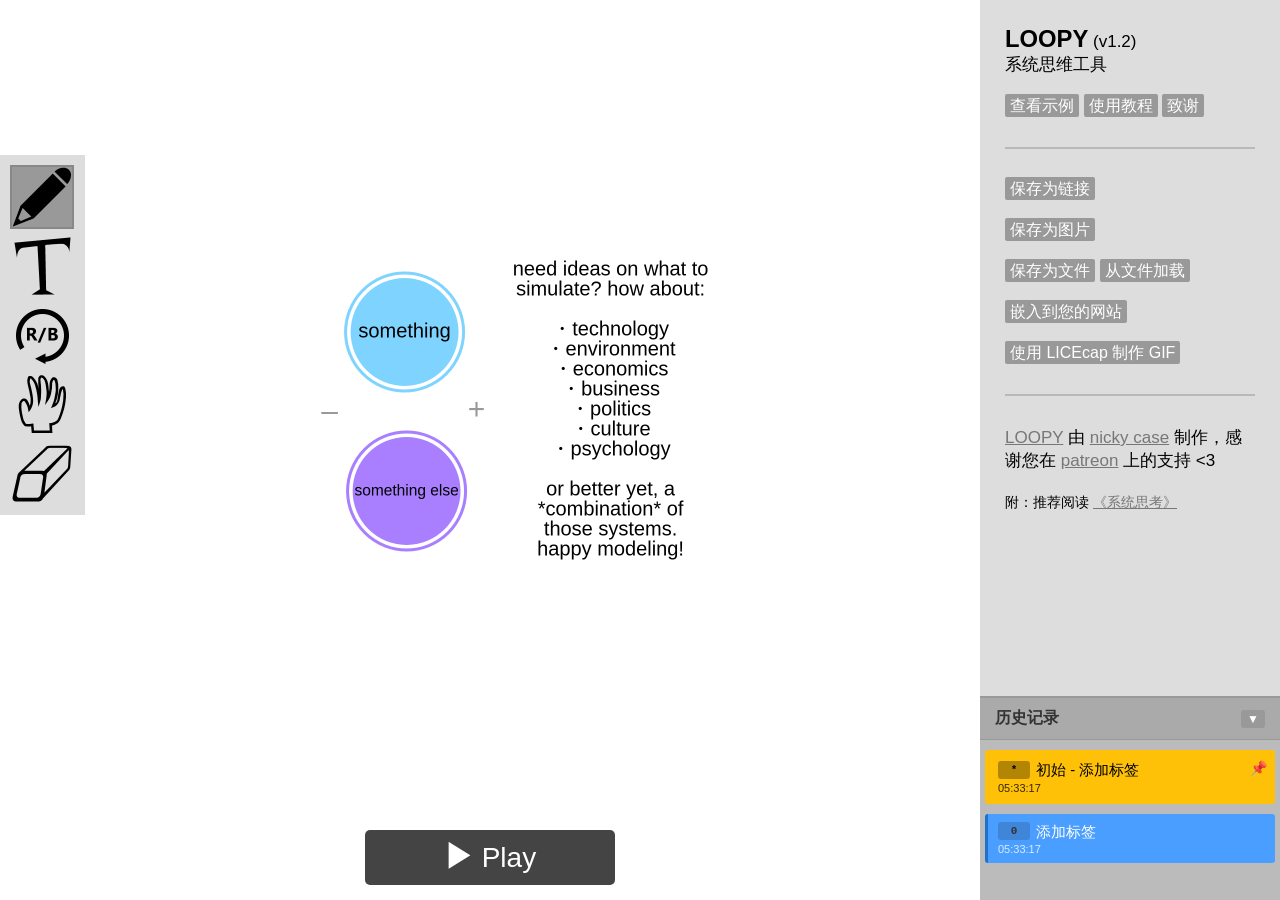
<file: v1.2/index.html>
<!doctype html>
<html>
<head>
    
    <!-- META -->
	<title>LOOPY (v1.2)</title>
    <meta content="text/html;charset=utf-8" http-equiv="Content-Type">
	<meta content="utf-8" http-equiv="encoding">
	<meta charset="utf-8">
	<link rel="icon" type="image/png" href="favicon.png">

	<!-- Schema.org markup for Google+ -->
	<meta itemprop="name" content="LOOPY!">
	<meta itemprop="description" content="a tool for thinking in systems">
	<meta itemprop="image" content="http://ncase.me/loopy/social/thumbnail.png">

	<!-- Twitter Card data: SMALL -->
	<meta name="twitter:card" content="summary"/>
	<meta name="twitter:site" content="@ncasenmare"/>
	<meta name="twitter:title" content="LOOPY!"/>
	<meta name="twitter:description" content="a tool for thinking in systems"/>
	<meta name="twitter:creator" content="@ncasenmare">
	<meta name="twitter:image" content="http://ncase.me/loopy/social/thumbnail_small.png"/>

	<!-- Open Graph data -->
	<meta property="og:title" content="LOOPY!">
	<meta property="og:type" content="website">
	<meta property="og:url" content="http://ncase.me/loopy/">
	<meta property="og:image" content="http://ncase.me/loopy/social/thumbnail.png">
	<meta property="og:description" content="a tool for thinking in systems">

    <!-- Styles! -->
	<link href="css/loopy.css" rel="stylesheet"/>
	<link href="css/balloon.css" rel="stylesheet"/>
	<link href="css/history.css" rel="stylesheet"/>

</head>
<body style="opacity:0">

	<!-- Loopy & Ink -->
	<div id="canvasses"></div>

	<!-- The Tools' UI -->
	<div id="toolbar"></div>
	<div id="playbar"></div>
	<div id="sidebar"></div>

	<!-- MODAL -->
	<div id="modal_container">
		<div id="modal_bg"></div>
		<div id="modal">
			<div id="modal_close">[×] 关闭</div>
			<div id="modal_page"></div>
		</div>
	</div>

</body>
</html>

<!-- Scripts! -->

<!-- Libraries -->
<script src="js/helpers.js"></script>
<script src="js/minpubsub.js"></script>
<script src="js/Mouse.js"></script>
<script src="js/Key.js"></script>

<!-- Core Simulation Code -->
<script src="js/Loopy.js?v=10"></script>
<script src="js/Model.js?v=4"></script>
<script src="js/Node.js?v=3"></script>
<script src="js/Edge.js?v=4"></script>
<script src="js/Label.js"></script>
<script src="js/Loop.js"></script>
<script src="js/History.js"></script>

<!-- Tools -->
<script src="js/PageUI.js"></script>
<script src="js/Sidebar.js?v=3"></script>
<script src="js/Toolbar.js"></script>
<script src="js/PlayControls.js"></script>
<script src="js/Modal.js?v=5"></script>
<script src="js/HistoryPanel.js"></script>
<script src="js/Ink.js?v=1"></script>
<script src="js/Dragger.js?v=3"></script>
<script src="js/Eraser.js"></script>
<script src="js/Labeller.js"></script>
<script src="js/Looper.js"></script>

<!-- Start it -->
<script>
window.onload = function(){
	window.loopy = new Loopy();
};
</script>
</file>
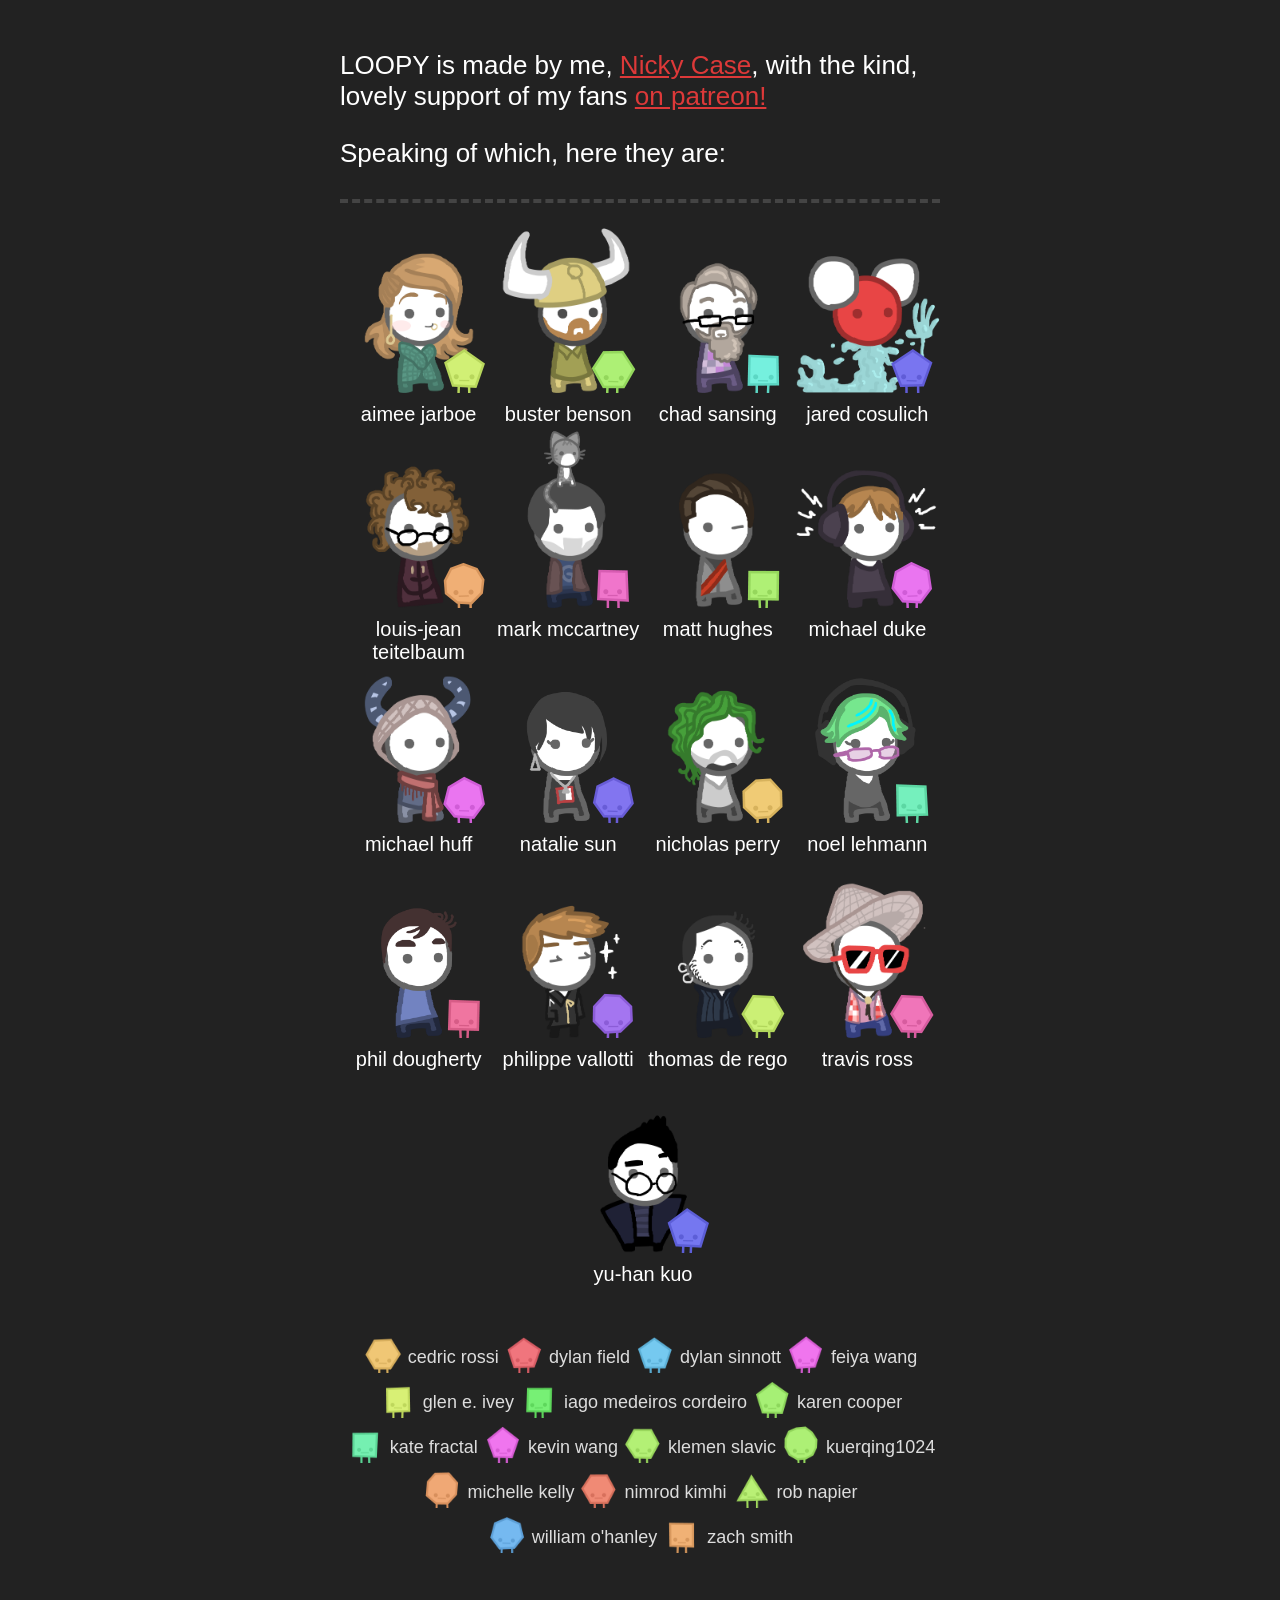
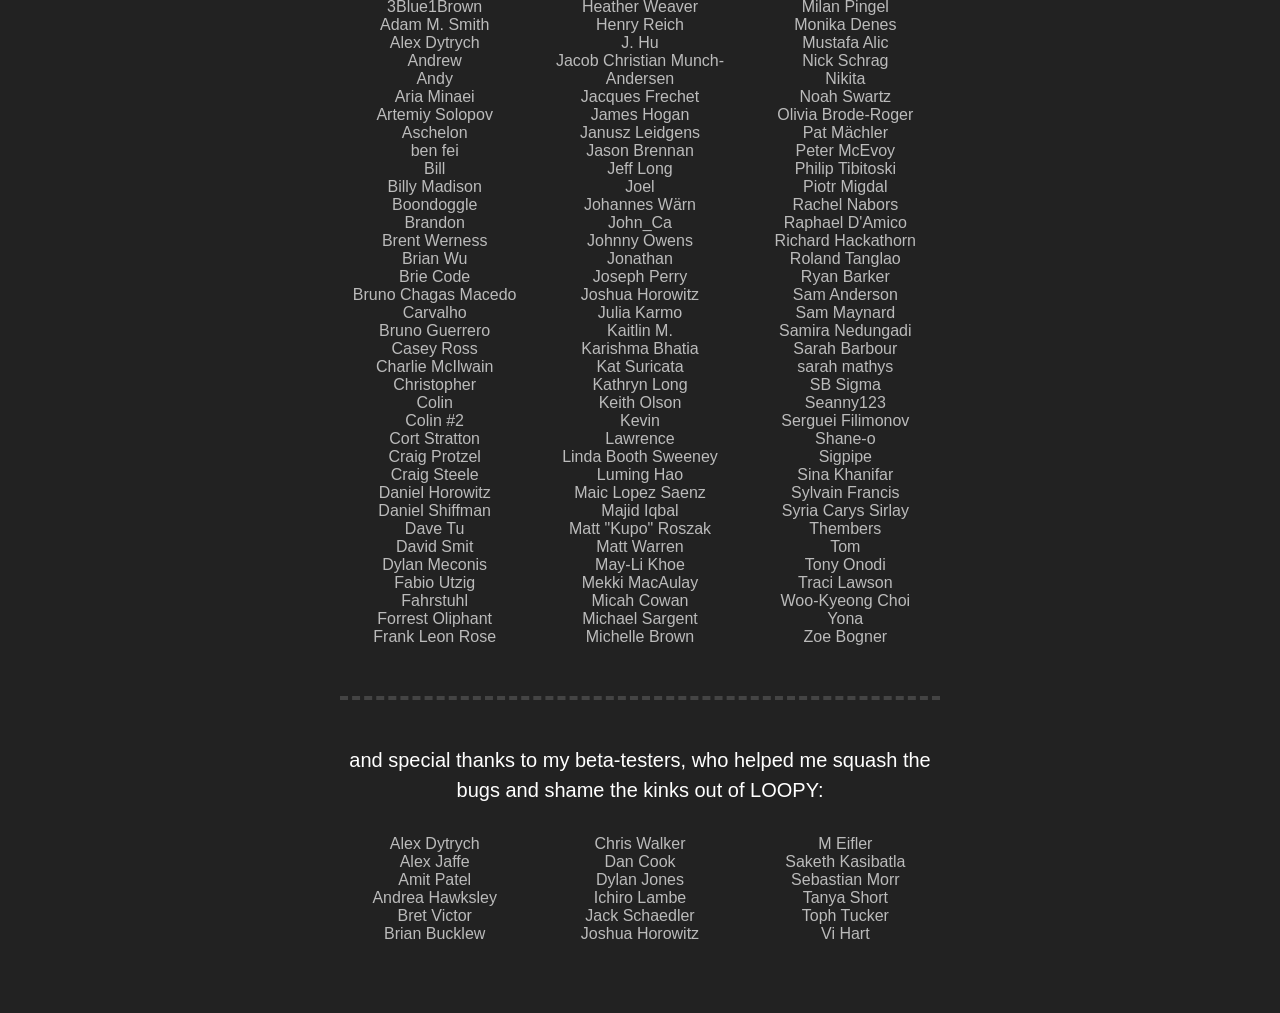
<file: v1.2/pages/credits/index.html>
<!doctype html>
<html>
<head>

    <!-- META -->
	<title>LOOPY: Credits!</title>
    <meta content="text/html;charset=utf-8" http-equiv="Content-Type">
	<meta content="utf-8" http-equiv="encoding">
	<meta charset="utf-8">
	<link rel="icon" type="image/png" href="favicon.png">

	<!-- Styles -->
	<link href="../page.css" rel="stylesheet"/>

</head>
<body style="background:#222; overflow-y: scroll; overflow-x: hidden;">
	<div id="credits">

		<!-- Created by Nicky Case, & patreon link -->
		<div class="credit_intro">
			<p>
			LOOPY is made by me, <a target="_blank" href="http://ncase.me/">Nicky Case</a>,
			with the kind, lovely support of my fans <a target="_blank" href="https://www.patreon.com/ncase">on patreon!</a>
			</p>
			<p>
			Speaking of which, here they are:
			</p>
		</div>

		<hr>

		<!-- peep patreons -->
		<div class="credits_peeps">
			<div>
				<img src="peep/aimee.png"/>
				<img src="polygon/aimee.png"/>
				<span>Aimee Jarboe</span>
			</div>
			<div>
				<img src="peep/buster.png"/>
				<img src="polygon/buster.png"/>
				<span>Buster Benson</span>
			</div>
			<div>
				<img src="peep/chad.png"/>
				<img src="polygon/chad.png"/>
				<span>Chad Sansing</span>
			</div>
			<div>
				<img src="peep/jared.png"/>
				<img src="polygon/jared.png"/>
				<span>Jared Cosulich</span>
			</div>
			<div>
				<img src="peep/ljt.png"/>
				<img src="polygon/ljt.png"/>
				<span>Louis-Jean Teitelbaum</span>
			</div>
			<div>
				<img src="peep/mark.png"/>
				<img src="polygon/mark.png"/>
				<span>Mark McCartney</span>
			</div>
			<div>
				<img src="peep/matt.png"/>
				<img src="polygon/matt.png"/>
				<span>Matt Hughes</span>
			</div>
			<div>
				<img src="peep/michael_duke.png"/>
				<img src="polygon/michael_duke.png"/>
				<span>Michael Duke</span>
			</div>
			<div>
				<img src="peep/michael_huff.png"/>
				<img src="polygon/michael_huff.png"/>
				<span>Michael Huff</span>
			</div>
			<div>
				<img src="peep/natalie.png"/>
				<img src="polygon/natalie.png"/>
				<span>Natalie Sun</span>
			</div>
			<div>
				<img src="peep/nicholas.png"/>
				<img src="polygon/nicholas.png"/>
				<span>Nicholas Perry</span>
			</div>
			<div>
				<img src="peep/noel.png"/>
				<img src="polygon/noel.png"/>
				<span>Noel Lehmann</span>
			</div>
			<div>
				<img src="peep/phil.png"/>
				<img src="polygon/phil.png"/>
				<span>Phil Dougherty</span>
			</div>
			<div>
				<img src="peep/philippe.png"/>
				<img src="polygon/philippe.png"/>
				<span>Philippe Vallotti</span>
			</div>
			<div>
				<img src="peep/thomas.png"/>
				<img src="polygon/thomas.png"/>
				<span>Thomas de Rego</span>
			</div>
			<div>
				<img src="peep/travis.png"/>
				<img src="polygon/travis.png"/>
				<span>Travis Ross</span>
			</div>
			<div>
				<img src="peep/yu-han.png"/>
				<img src="polygon/yu-han.png"/>
				<span>Yu-Han Kuo</span>
			</div>
		</div>

		<!-- polygon patreons -->
		<div class="credits_polygons">
			<div>
				<img src="polygon/cedric.png"/>
				<span>Cedric Rossi</span>
			</div>
			<div>
				<img src="polygon/dylan.png"/>
				<span>Dylan Field</span>
			</div>
			<div>
				<img src="polygon/dylan_s.png"/>
				<span>Dylan Sinnott</span>
			</div>
			<div>
				<img src="polygon/feiya.png"/>
				<span>Feiya Wang</span>
			</div>
			<div>
				<img src="polygon/glen.png"/>
				<span>Glen E. Ivey</span>
			</div>
			<div>
				<img src="polygon/iago.png"/>
				<span>Iago Medeiros Cordeiro</span>
			</div>
			<div>
				<img src="polygon/karen.png"/>
				<span>Karen Cooper</span>
			</div>
			<div>
				<img src="polygon/kate.png"/>
				<span>Kate Fractal</span>
			</div>
			<div>
				<img src="polygon/kevin.png"/>
				<span>Kevin Wang</span>
			</div>
			<div>
				<img src="polygon/klemen.png"/>
				<span>Klemen Slavic</span>
			</div>
			<div>
				<img src="polygon/kuerqing1024.png"/>
				<span>kuerqing1024</span>
			</div>
			<div>
				<img src="polygon/michelle.png"/>
				<span>Michelle Kelly</span>
			</div>
			<div>
				<img src="polygon/nimrod.png"/>
				<span>Nimrod Kimhi</span>
			</div>
			<div>
				<img src="polygon/rob.png"/>
				<span>Rob Napier</span>
			</div>
			<div>
				<img src="polygon/william.png"/>
				<span>William O'Hanley</span>
			</div>
			<div>
				<img src="polygon/zach.png"/>
				<span>Zach Smith</span>
			</div>
		</div>
		
		<!-- name patreons -->
		<div class="credits_names">
			3Blue1Brown <br>
			Adam M. Smith<br>
			Alex Dytrych<br>
			Andrew <br>
			Andy <br>
			Aria Minaei<br>
			Artemiy Solopov<br>
			Aschelon <br>
			ben fei<br>
			Bill <br>
			Billy Madison<br>
			Boondoggle <br>
			Brandon <br>
			Brent Werness<br>
			Brian Wu<br>
			Brie Code<br>
			Bruno Chagas Macedo Carvalho<br>
			Bruno Guerrero<br>
			Casey Ross<br>
			Charlie McIlwain<br>
			Christopher <br>
			Colin <br>
			Colin #2<br>
			Cort Stratton<br>
			Craig Protzel<br>
			Craig Steele<br>
			Daniel Horowitz<br>
			Daniel Shiffman<br>
			Dave Tu<br>
			David Smit<br>
			Dylan Meconis<br>
			Fabio Utzig<br>
			Fahrstuhl <br>
			Forrest Oliphant<br>
			Frank Leon Rose<br>
			Heather Weaver<br>
			Henry Reich<br>
			J. Hu<br>
			Jacob Christian Munch-Andersen<br>
			Jacques Frechet<br>
			James Hogan<br>
			Janusz Leidgens<br>
			Jason Brennan<br>
			Jeff Long<br>
			Joel <br>
			Johannes Wärn<br>
			John_Ca <br>
			Johnny Owens<br>
			Jonathan <br>
			Joseph Perry<br>
			Joshua Horowitz<br>
			Julia Karmo<br>
			Kaitlin M.<br>
			Karishma Bhatia<br>
			Kat Suricata<br>
			Kathryn Long<br>
			Keith Olson<br>
			Kevin <br>
			Lawrence <br>
			Linda Booth Sweeney<br>
			Luming Hao<br>
			Maic Lopez Saenz<br>
			Majid Iqbal<br>
			Matt "Kupo" Roszak<br>
			Matt Warren<br>
			May-Li Khoe<br>
			Mekki MacAulay<br>
			Micah Cowan<br>
			Michael Sargent<br>
			Michelle Brown<br>
			Milan Pingel<br>
			Monika Denes<br>
			Mustafa Alic<br>
			Nick Schrag<br>
			Nikita <br>
			Noah Swartz<br>
			Olivia Brode-Roger<br>
			Pat Mächler<br>
			Peter McEvoy<br>
			Philip Tibitoski<br>
			Piotr Migdal<br>
			Rachel Nabors<br>
			Raphael D'Amico<br>
			Richard Hackathorn<br>
			Roland Tanglao<br>
			Ryan Barker<br>
			Sam Anderson<br>
			Sam Maynard<br>
			Samira Nedungadi<br>
			Sarah Barbour<br>
			sarah mathys<br>
			SB Sigma<br>
			Seanny123 <br>
			Serguei Filimonov<br>
			Shane-o <br>
			Sigpipe <br>
			Sina Khanifar<br>
			Sylvain Francis<br>
			Syria Carys Sirlay<br>
			Thembers <br>
			Tom <br>
			Tony Onodi<br>
			Traci Lawson<br>
			Woo-Kyeong Choi<br>
			Yona <br>
			Zoe Bogner
		</div>

		<hr>

		<!-- Playtesters -->
		<div>
			<p style="text-align:center; line-height:1.5em; margin-top:45px;">
				and special thanks to my beta-testers,
				who helped me squash the bugs and shame the kinks out of LOOPY:
			</p>
			<div class="credits_names">
				Alex Dytrych<br>
				Alex Jaffe<br>
				Amit Patel<br>
				Andrea Hawksley<br>
				Bret Victor<br>
				Brian Bucklew<br>
				Chris Walker<br>
				Dan Cook<br>
				Dylan Jones<br>
				Ichiro Lambe<br>
				Jack Schaedler<br>
				Joshua Horowitz<br>
				M Eifler<br>
				Saketh Kasibatla<br>
				Sebastian Morr<br>
				Tanya Short<br>
				Toph Tucker<br>
				Vi Hart
			</div>
		</div>

	</div>
</body>
</html>
</file>
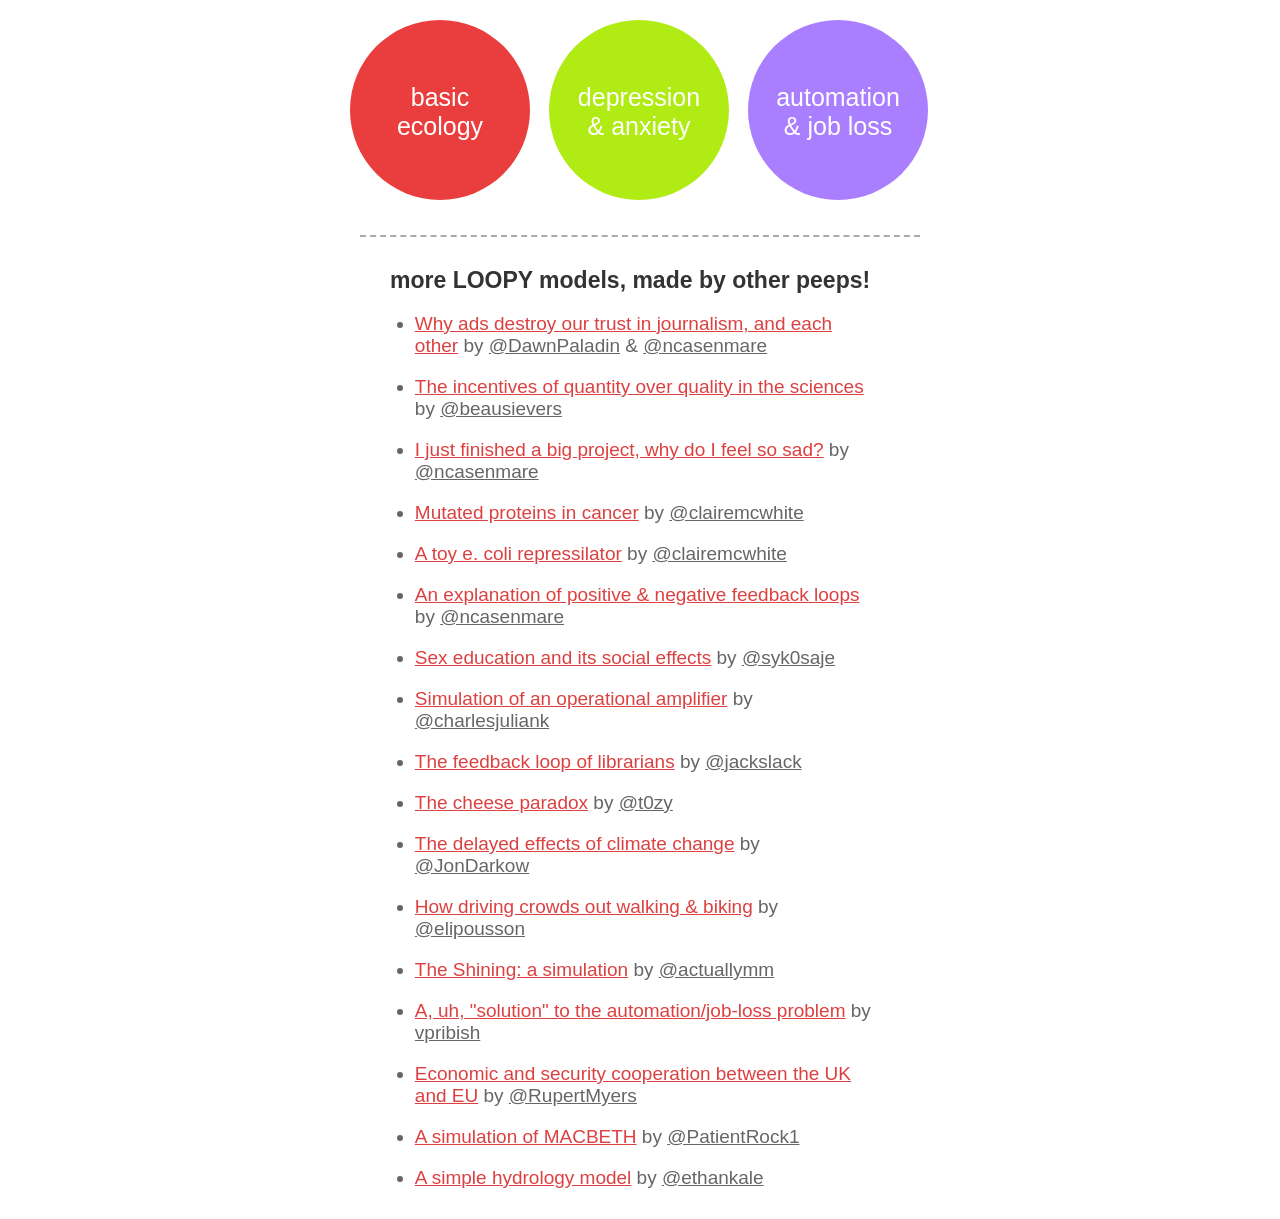
<file: v1.2/pages/examples/index.html>
<!doctype html>
<html>
<head>

	<!-- META -->
	<title>LOOPY: Examples!</title>
    <meta content="text/html;charset=utf-8" http-equiv="Content-Type">
	<meta content="utf-8" http-equiv="encoding">
	<meta charset="utf-8">
	<link rel="icon" type="image/png" href="favicon.png">

	<!-- Styles -->
	<link href="../page.css" rel="stylesheet"/>

</head>
<body style='background:none;'>
	<div id="examples">
		<div style="overflow:hidden; padding: 20px;">
			<a class='example' target='_top' href="http://ncase.me/loopy/v1.1/?data=[[[1,227,303,0.66,%22rabbits%22,0],[2,663,304,0.66,%22foxes%22,1]],[[2,1,153,-1,0],[1,2,160,1,0]],[[442,316,%22A%2520basic%2520ecological%250Afeedback%2520loop.%250A%250ATry%2520adding%2520extra%250Acreatures%2520to%2520this%250Aecosystem!%22],[442,109,%22more%2520rabbits%2520means%2520MORE%2520foxes%253A%250Ait's%2520a%2520positive%2520(%252B)%2520relationship%22],[451,513,%22more%2520foxes%2520means%2520FEWER%2520rabbits%253A%250Ait's%2520a%2520negative%2520(%25E2%2580%2593)%2520relationship%22],[754,455,%22*%2520P.S%253A%2520this%2520is%2520NOT%2520the%2520%250ALotka-Volterra%2520model.%250AIt's%2520just%2520an%2520oscillator.%250Aclose%2520enough!%22]],2%5D">
				<div style='background:#EA3E3E'>
					<div>basic<br>ecology</div>
				</div>
			</a>
			<a class='example' target='_top' href="http://ncase.me/loopy/v1.1/?data=[[[1,198,285,0,%22depression%22,0],[2,531,282,0,%22doing%2520things%22,4],[3,367,115,0,%22de-motivation%22,1],[4,702,116,0,%22fear%2520of%2520mistakes%22,1],[5,860,289,0,%22anxiety%22,0],[6,699,468,0,%22accepting%2520mistakes%22,4],[7,364,473,0,%22feeling%2520good%22,4]],[[2,7,59,1,0],[2,6,-61,1,0],[6,5,-59,-1,0],[5,4,-57,1,0],[4,2,-53,-1,0],[3,2,56,-1,0],[1,3,66,1,0],[7,1,63,-1,0]],[[365,296,%22a%2520possible%250Asystems-level%250Aexplanation%2520for%250Awhy%2520depression%2520%2526%250Aanxiety%2520are%2520not%2520just%250Aco-morbid%252C%2520but%250AMUTUALLY%2520SELF-%250AREINFORCING%22],[695,300,%22CHALLENGE%253A%250A%250Adraw%2520%2526%2520simulate%250Ayour%2520OWN%2520mental%250Afeedback%2520loops%22]],7]">
				<div style='background:#b1eb14'>
					<div>depression<br>&amp; anxiety</div>
				</div>
			</a>
			<a class='example' target='_top' href="http://ncase.me/loopy/v1.1/?data=[[[1,181,181,0,%22automation%22,0],[2,486,175,0,%22profits%22,0],[3,369,482,0,%22job%2520loss%22,4],[4,567,513,0,%22frustration%22,4],[5,752,432,0,%22political%2520unrest%22,4],[6,655,283,0,%22tax%2520revenue%22,3]],[[1,3,-88,1,0],[1,2,-150,1,0],[2,1,-137,1,0],[3,4,-27,1,0],[4,5,-32,1,0],[2,6,12,1,0]],[[331,197,%22vicious%2520cycle%250Aof%2520automation%250Aleads%2520to%2520short-%250Aterm%2520job%2520loss%252C%250Athen%2520frustration%252C%250Athen%2520political%250Aunrest%22],[733,143,%22CHALLENGE%253A%250Athink%2520up%2520and%2520model%2520your%250Aown%2520solutions%2520to%2520this%2520problem!%250A(hint%253A%2520what%2520tax-funded%2520programs%250Acould%2520mitigate%2520job%2520loss%2520due%2520to%250Aautomation%253F)%22],[489,383,%22%253F%253F%253F%2520what%2520goes%2520here%2520%253F%253F%253F%22]],6]">
				<div style='background:#A97FFF'>
					<div>automation<br>&amp; job loss</div>
				</div>
			</a>
		</div>
		<hr>
		<div id="more_examples">
			<b style="font-size:23px">more LOOPY models, made by other peeps!</b>
			<ul>

<li>
<a target="_top" href="https://t.co/VPG9153B2T">Why ads destroy our trust in journalism, and each other</a>
by <a class="twitter" target="_blank" href="https://twitter.com/DawnPaladin">@DawnPaladin</a>
&amp; <a class="twitter" target="_blank" href="https://twitter.com/ncasenmare">@ncasenmare</a>
</li>
<li>
<a target="_top" href="http://bit.ly/2nwUu7E">The incentives of quantity over quality in the sciences</a>
by <a class="twitter" target="_blank" href="https://twitter.com/beausievers">@beausievers</a>
</li>
<li>
<a target="_top" href="https://t.co/QxRKsrm4C2">I just finished a big project, why do I feel so sad?</a>
by <a class="twitter" target="_blank" href="https://twitter.com/ncasenmare">@ncasenmare</a>
</li>
<li>
<a target="_top" href="http://bit.ly/2nUfLNn">Mutated proteins in cancer</a>
by <a class="twitter" target="_blank" href="https://twitter.com/clairemcwhite">@clairemcwhite</a>
</li>
<li>
<a target="_top" href="http://bit.ly/2nJrxK0">A toy e. coli repressilator</a>
by <a class="twitter" target="_blank" href="https://twitter.com/clairemcwhite">@clairemcwhite</a>
</li>
<li>
<a target="_top" href="http://bit.ly/2o0hqQV">An explanation of positive &amp; negative feedback loops</a>
by <a class="twitter" target="_blank" href="https://twitter.com/ncasenmare">@ncasenmare</a>
</li>
<li>
<a target="_top" href="https://t.co/dOWNTWvHcu">Sex education and its social effects</a>
by <a class="twitter" target="_blank" href="https://twitter.com/syk0saje">@syk0saje</a>
</li>
<li>
<a target="_top" href="https://t.co/AVO9wczz0F">Simulation of an operational amplifier</a>
by <a class="twitter" target="_blank" href="https://twitter.com/charlesjuliank">@charlesjuliank</a>
</li>
<li>
<a target="_top" href="https://t.co/xhYtI3V7LV">The feedback loop of librarians</a>
by <a class="twitter" target="_blank" href="https://twitter.com/jackslack">@jackslack</a>
</li>
<li>
<a target="_top" href="https://t.co/yBZwZYKWU3">The cheese paradox</a>
by <a class="twitter" target="_blank" href="https://twitter.com/t0zy">@t0zy</a>
</li>
<li>
<a target="_top" href="https://goo.gl/sJifyC">The delayed effects of climate change</a>
by <a class="twitter" target="_blank" href="https://twitter.com/JonDarkow">@JonDarkow</a>
</li>
<li>
<a target="_top" href="https://t.co/FbiPwb6WHh">How driving crowds out walking &amp; biking</a>
by <a class="twitter" target="_blank" href="https://twitter.com/elipousson">@elipousson</a>
</li>
<li>
<a target="_top" href="https://t.co/dOGejZhjai">The Shining: a simulation</a>
by <a class="twitter" target="_blank" href="https://twitter.com/actuallymm">@actuallymm</a>
</li>
<li>
<a target="_top" href="http://bit.ly/2nbHqX3">A, uh, "solution" to the automation/job-loss problem</a>
by <a class="twitter" target="_blank" href="https://news.ycombinator.com/user?id=vpribish">vpribish</a>
</li>
<li>
<a target="_top" href="https://t.co/l5JoBsEa5q">Economic and security cooperation between the UK and EU</a>
by <a class="twitter" target="_blank" href="https://twitter.com/RupertMyers">@RupertMyers</a>
</li>
<li>
<a target="_top" href="http://bit.ly/2o1n29U">A simulation of MACBETH</a>
by <a class="twitter" target="_blank" href="https://twitter.com/PatientRock1">@PatientRock1</a>
</li>
<li>
<a target="_top" href="https://t.co/m2eZpcYRPc">A simple hydrology model</a>
by <a class="twitter" target="_blank" href="https://twitter.com/ethankale">@ethankale</a>
</li>

			</ul>
		</div>
	</div>
</body>
</html>
</file>
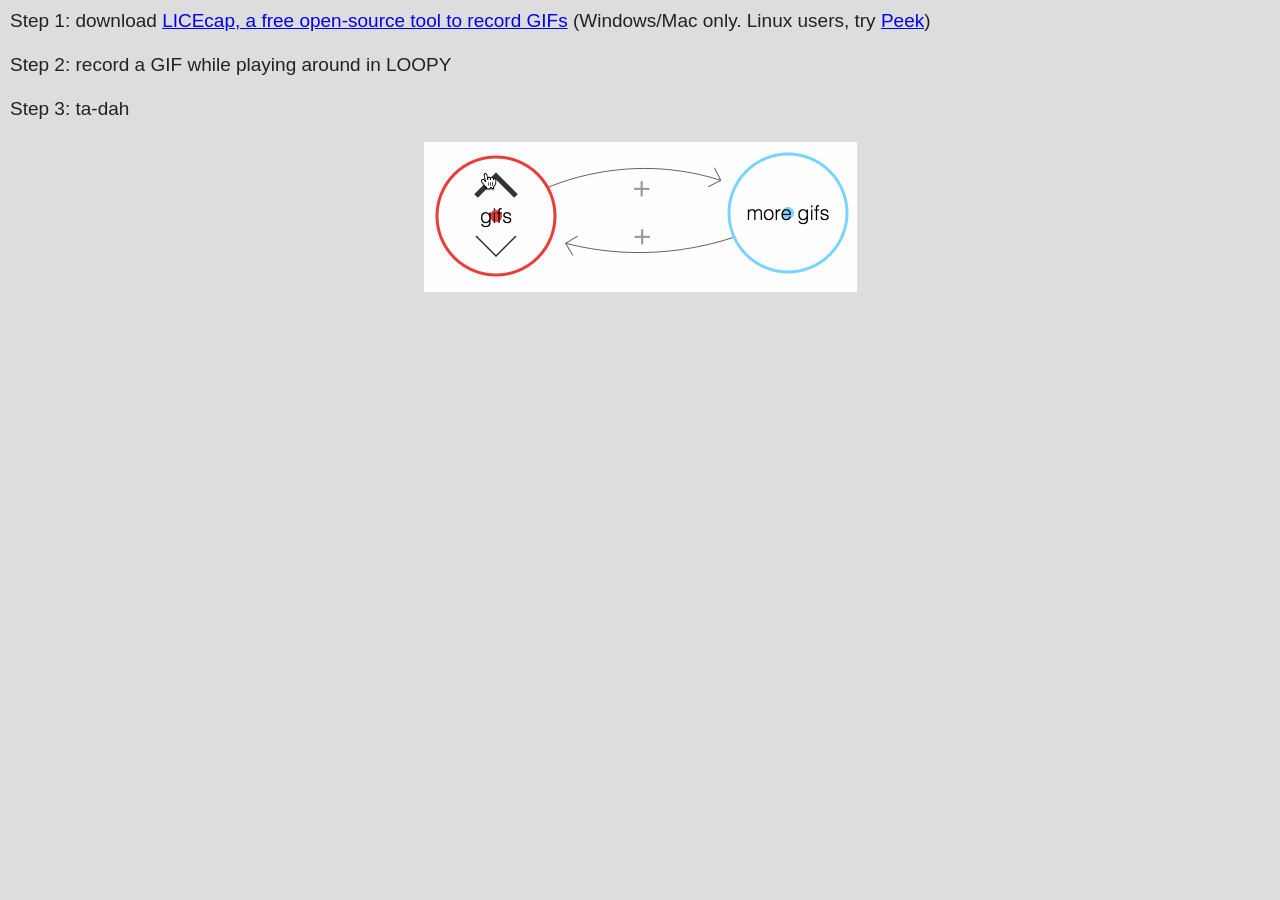
<file: v1.2/pages/gif.html>
<!doctype html>
<html>
<head>
    <meta charset="utf-8">
    <meta http-equiv="x-ua-compatible" content="ie=edge">
	<link href="page.css" rel="stylesheet"/>
</head>
<body style="margin:10px">
	Step 1: download <a target="_blank" href="http://www.cockos.com/licecap/">LICEcap,
	a free open-source tool to record GIFs</a> (Windows/Mac only. Linux users, try
	<a target="_blank" href="https://github.com/phw/peek/releases">Peek</a>)
	<br><br>
	Step 2: record a GIF while playing around in LOOPY
	<br><br>
	Step 3: ta-dah
	<br><br>
	<div style="text-align:center">
		<img src="gifs.gif"/>
	</div>
</body>
</html>
</file>
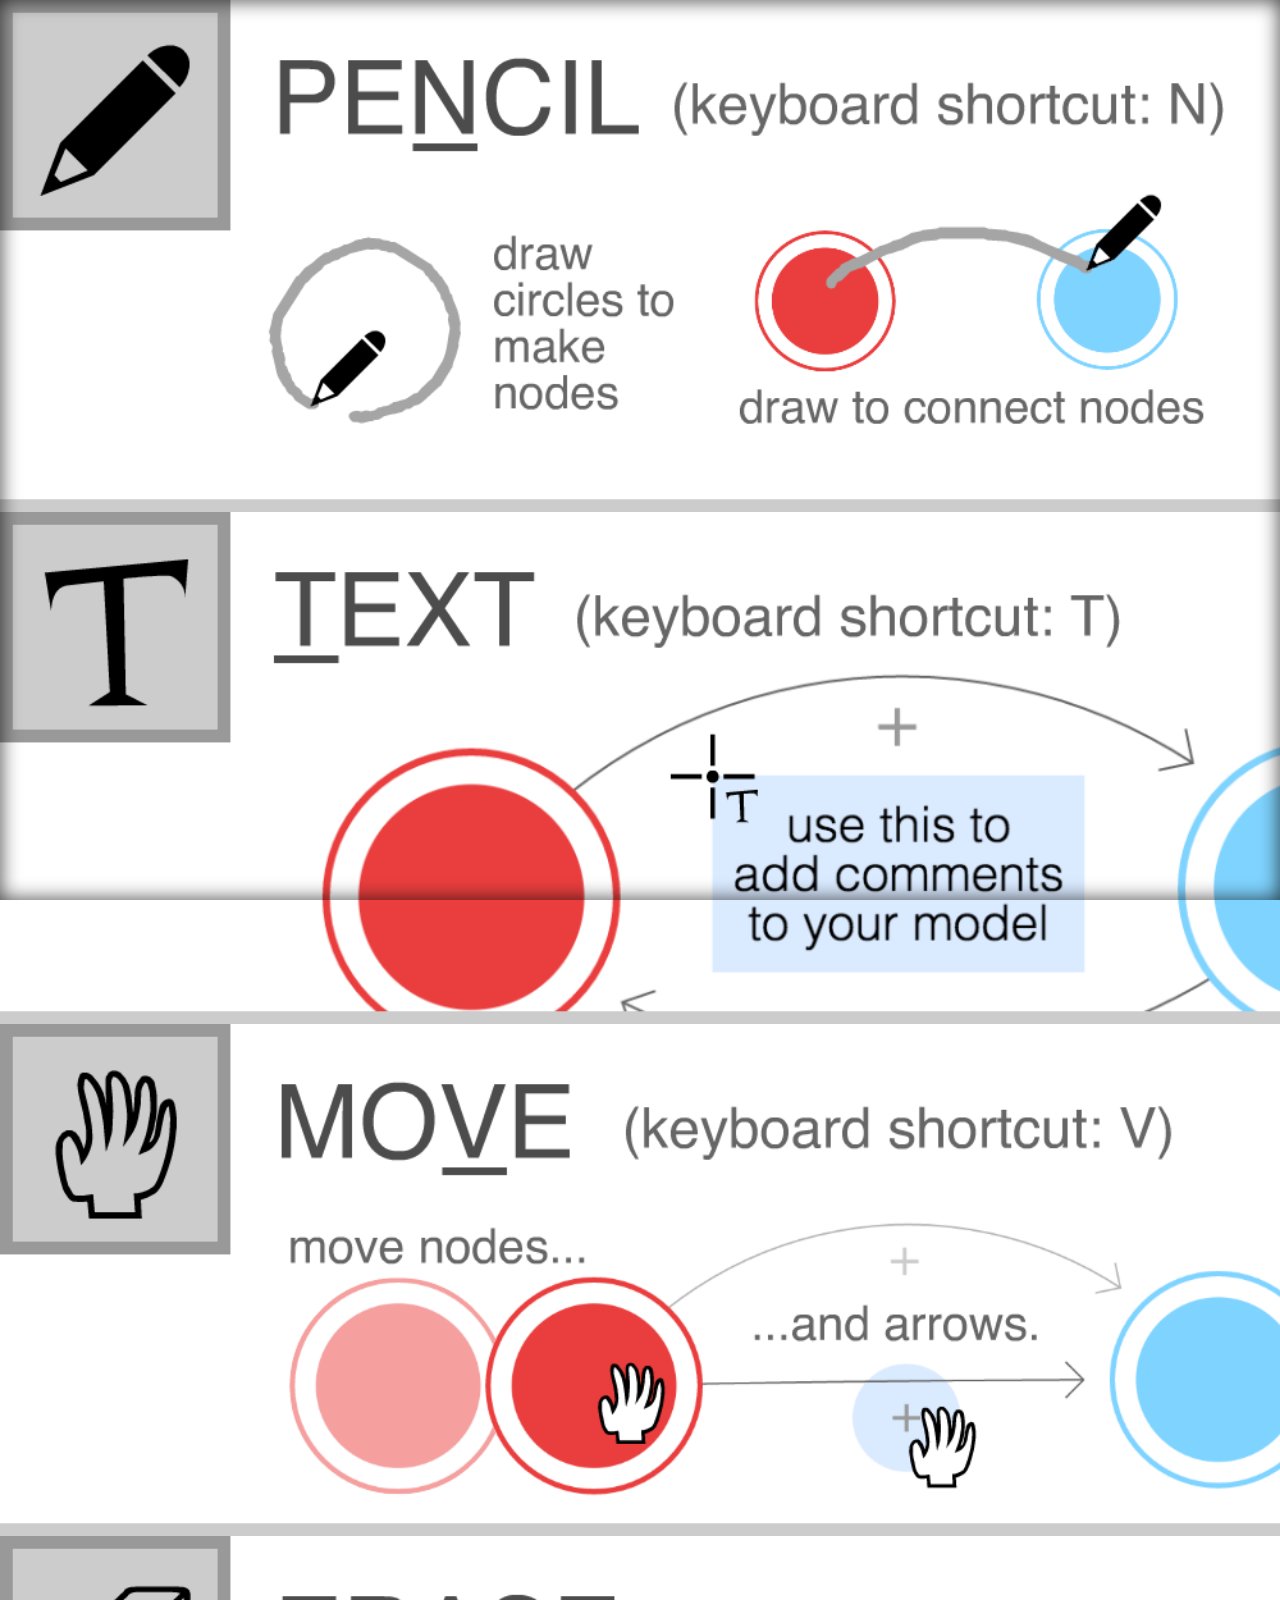
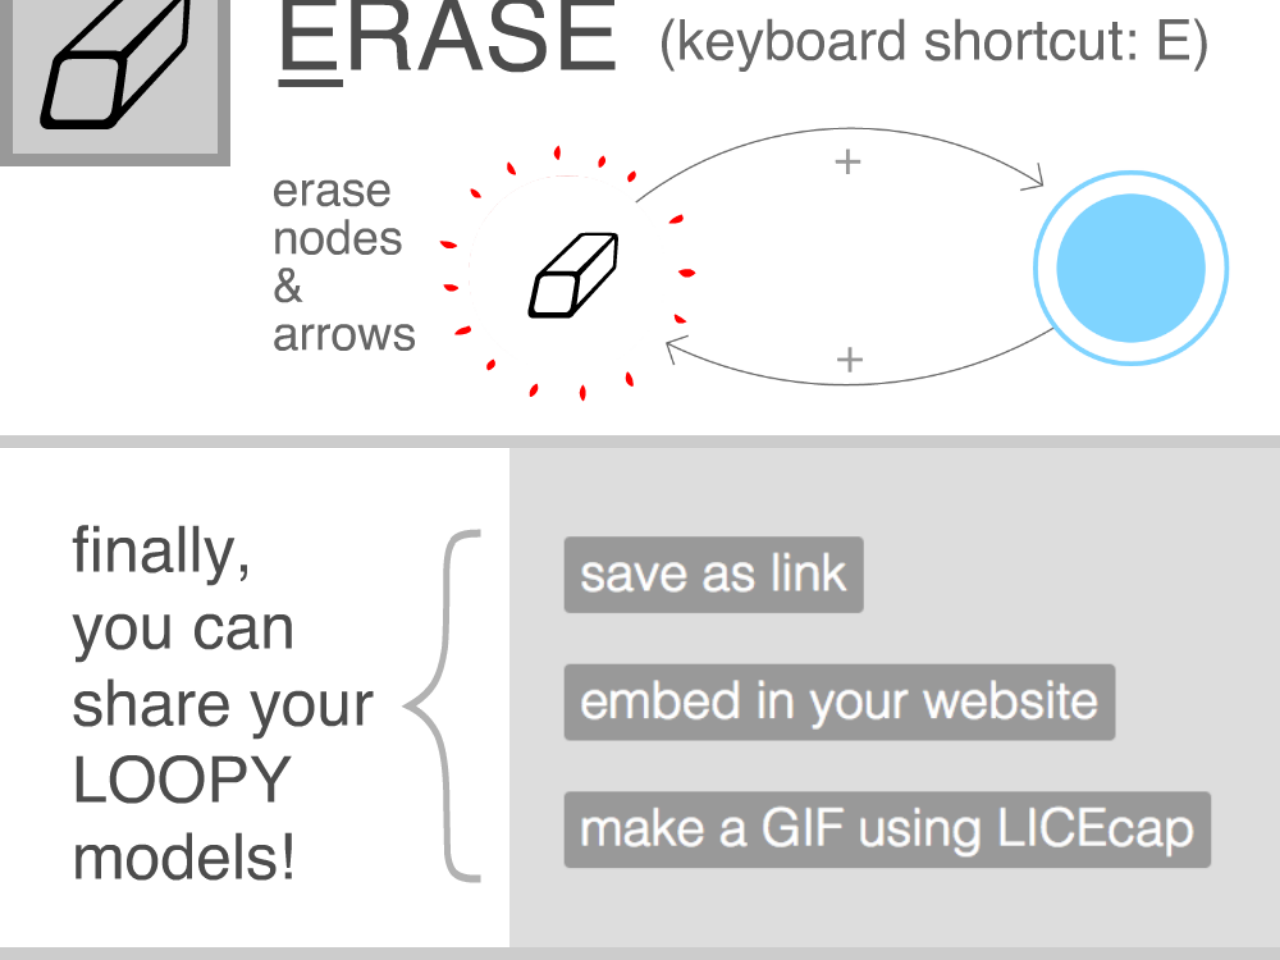
<file: v1.2/pages/howto.html>
<!doctype html>
<html>
<head>
    <meta charset="utf-8">
    <meta http-equiv="x-ua-compatible" content="ie=edge">
	<link href="page.css" rel="stylesheet"/>
</head>
<body style="overflow-y: scroll; overflow-x: hidden;">
	<img class="full" src="howto/1.png"/>
	<img class="full" src="howto/2.png"/>
	<img class="full" src="howto/3.png"/>
	<img class="full" src="howto/4.png"/>
	<img class="full" src="howto/5.png"/>
	<div class="shadow"></div>
</body>
</html>
</file>
<file: v1.2/css/loopy.css>
body{
	margin:0;
	background: #fff;

	font-family: Helvetica, Arial, sans-serif;
	font-weight: normal;
	font-size: 20px;

	overflow: hidden;
}
canvas{
	position:absolute;
	top:0; left:0;
}

#canvasses{
	position:absolute;
	top:0; left:0;
	width: calc(100% - 300px);
	height: 100%;
}
#canvasses[fullscreen=yes]{
	width: 100%;
}
#canvasses[cursor=ink]{
	cursor: url('cursors/ink.png') 0 30, auto;
}
#canvasses[cursor=drag]{
	cursor: url('cursors/drag.png') 15 15, auto;
}
#canvasses[cursor=erase]{
	cursor: url('cursors/erase.png') 5 25, auto;
}
#canvasses[cursor=label]{
	cursor: url('cursors/label.png') 15 15, auto;
}
#canvasses[cursor=loop]{
	cursor: url('cursors/label.png') 15 15, auto;
}



/**********
 PLAY CONTROLS
**********/

#playbar{
	position: absolute;
	bottom: 15px;
	left: calc(50% - 275px); /* 50% - half of (playbar width + sidebar width)*/

	width: 250px;
	height: 75px;

	-webkit-user-select: none;
	-moz-user-select: none;
	-ms-user-select: none;
	user-select: none;
}
#playbar[fullscreen=yes]{
	left: calc(50% - 125px); /* 50% - half of (playbar width)*/
}
#playbar .component_button{
	position: absolute;
	bottom: 0;
	width: 230px;
	height: 25px;
	background: #444;
}
#playbar .component_button:hover{
	background: #555;
}
#playbar .play_slider{
	width: 190px;
    position: absolute;
    left: 30px;
    margin: 0;
}
.play_button_icon{
	width: 25px;
	height: 25px;
	background-image: url(icons/controls.png);
	display: inline-block;
	background-size: 400% 100%;
}
.play_button_icon[icon="0"]{ background-position: 0 0; }
.play_button_icon[icon="1"]{ background-position: -25px 0; }
.play_button_icon[icon="2"]{ background-position: -50px 0; }
.play_button_icon[icon="3"]{ background-position: -75px 0; }
.play_button_label{
	display: inline-block;
	position: relative;
    top: -5px;
}
div[big=yes] .play_button_icon{
	width: 30px;
	height: 30px;
}
div[big=yes] .play_button_label{
	top: -3px;
}



/**********
 TOOLBAR 
**********/

#toolbar{
	position: absolute;
	left: 0px;
	top: calc(33% - 142.5px); /* 33% - half of toolbar height */

	width:75px;
	padding: 5px;
	background-color: #ddd;

	-webkit-user-select: none;
	-moz-user-select: none;
	-ms-user-select: none;
	user-select: none;
}
#toolbar[mode=play]{
	display: none;
}

.toolbar_button{
	width:60px; height:60px;
	margin: 5px;
	border: 2px solid #ddd;
	cursor: pointer;
	background-size: 100% 100%;
}
.toolbar_button[selected=yes]{
	border: 2px solid #888;
	background-color: #999;
}

/**********
 LOOP MENU
**********/

.loop_menu{
	position: absolute;
	left: 70px;
	top: 180px;
	width: 75px;
	padding: 5px;
	box-shadow: 1px 1px 10px rgba(0,0,0,0.3);
	background-color: #ddd;
	z-index: 100;
	
	display: flex;
	flex-direction: column;
	gap: 0;
	
	-webkit-user-select: none;
	-moz-user-select: none;
	-ms-user-select: none;
	user-select: none;
}

.loop_menu_button{
	width: 60px;
	height: 60px;
	margin: 5px;
	border: 2px solid #ddd;
	cursor: pointer;
	background-size: 100% 100%;
	background-repeat: no-repeat;
	background-position: center;
}

.loop_menu_button.reinforcing{
	background-image: url('icons/loop_r.png');
}

.loop_menu_button.reinforcing:hover{
	border: 2px solid #EA3E3E;
	background-color: #FFE0E0;
}

.loop_menu_button.balancing{
	background-image: url('icons/loop_b.png');
}

.loop_menu_button.balancing:hover{
	border: 2px solid #7FD4FF;
	background-color: #E0F0FF;
}

/**********
 SIDEBAR 
**********/

#sidebar{
	position: absolute;
	top:0; right:0;
	width: 300px;
	height: 100%;
	background: #ddd;

	font-weight: 100;
	font-size: 17px;

	-webkit-user-select: none;
	-moz-user-select: none;
	-ms-user-select: none;
	user-select: none;

	display: flex;
	flex-direction: column;
}
#sidebar > div:not(#history_panel){
	margin: 25px;
	flex: 1;
	overflow-y: auto;
	overflow-x: hidden;
}

#sidebar[mode=play]{
	background: #222;
	color: #777;
}
#sidebar .mini_button{
	background: #999;
	color: #fff;
	padding: 3px 5px;
	border-radius: 2px;
	font-size: 16px;

	cursor: pointer;
}
#sidebar .mini_button:hover{
	background: #aaa;
}
#sidebar[mode=play] .mini_button{
	background: #555;
	color: #111;
}
#sidebar[mode=play] .mini_button:hover{
	background: #666;
}
#sidebar a{ color: #777; }
#sidebar a:hover{ color: #999; }
#sidebar hr{
	border: none;
	border-bottom: 2px solid rgba(150,150,150,0.5);
	width: 300px;
	position: relative;
	left:-25px;
	margin: 10px 0;
}
.component_input{
	border: none;
	
	width:calc(100% - 10px);
	height:22px;
	padding: 5px;
	
	font-size: 20px;
	font-weight: 100;
}
.component_textarea{
	border: none;
	width:calc(100% - 10px);
	height: 100px;
	padding: 5px;
	font-size: 16px;
	font-weight: 100;
}
.component_output{
	border: 1px solid #aaa;
	width:100%;
	background: #ccc;
	color: #666;
	font-size: 15px;
	font-weight: 100;
}
.component_slider{
	position: relative;
	width: 250px;
	height: 52px;
}
.component_slider_graphic{
	position: absolute;
	width: 250px;
	height: 40px;
	cursor: pointer;
}
.component_slider_pointer{
	position: absolute;
	top: 42px;
	width: 15px;
	height: 10px;
}
.component_label{
	margin-bottom: 5px;
}
.component_button{

	width: calc(100% - 20px);
	background: #888;
	color: #fff;
	font-size: 20px;
	font-weight: 100;
	text-align: center;
	padding: 10px;
	border-radius: 5px;

	cursor: pointer;
}
.component_button:hover{
	background: #999;
}
.component_button[header=yes]{
	position: absolute;
	top:0; left:0;
	width: 280px;
	background: #222;
    border-radius: 0px;
    color: #888;
}
.component_button[header=yes]:hover{
	background: #333;
}



/**********

MODAL

**********/

#modal_container{
	display: none;
	position: absolute;
	width: 100%; height: 100%;

	-webkit-user-select: none;
	-moz-user-select: none;
	-ms-user-select: none;
	user-select: none;
}
#modal_container[show=yes]{
	display: block;
}
#modal_bg{
	position: absolute;
	width: 100%; height: 100%;
	background: rgba(0,0,0,0.8);
}
#modal{

	position: absolute;
	top:0; left:0; right:0; bottom:0;
	margin: auto;

	width: 600px; height: 300px;
	padding: 10px;
	background: #ddd;
}
#modal_close{
	width: 120px;
	font-weight: 100;
	color: #777;
	cursor: pointer;
}
#modal_close:hover{
	color: #888;
}
#modal_page{
	margin: 15px;
	font-size: 25px;
	font-weight: 100;
	color: #333;
}
#modal iframe{
	border: none;
}
</file>
<file: v1.2/css/balloon.css>
button[data-balloon] {
  overflow: visible;
}
[data-balloon] {
  position: relative;
}
[data-balloon]:before,
[data-balloon]:after {
  -ms-filter: "progid:DXImageTransform.Microsoft.Alpha(Opacity=0)";
  filter: alpha(opacity=0);
  -khtml-opacity: 0;
  -moz-opacity: 0;
  opacity: 0;
  pointer-events: none;
  -webkit-transition: all 0.1s ease-out 0.1s;
  transition: all 0.1s ease-out 0.1s;
  bottom: 100%;
  left: 50%;
  position: absolute;
  z-index: 10;
  -webkit-transform: translate(-50%, 10px);
  -ms-transform: translate(-50%, 10px);
  transform: translate(-50%, 10px);
  -webkit-transform-origin: top;
  -ms-transform-origin: top;
  transform-origin: top;
}
[data-balloon]:after {
  background: rgba(17, 17, 17, 0.9);
  border-radius: 4px;
  color: #fff;
  content: attr(data-balloon);
  font-size: 18px;
  padding: .5em 1em;
  white-space: nowrap;
  margin-bottom: 11px;
}
[data-balloon]:before {
  background: url('data:image/svg+xml;charset=utf-8,%3Csvg%20xmlns%3D%22http%3A//www.w3.org/2000/svg%22%20width%3D%2236px%22%20height%3D%2212px%22%3E%3Cpath%20fill%3D%22rgba%2817,%2017,%2017,%200.9%29%22%20transform%3D%22rotate%280%29%22%20d%3D%22M2.658,0.000%20C-13.615,0.000%2050.938,0.000%2034.662,0.000%20C28.662,0.000%2023.035,12.002%2018.660,12.002%20C14.285,12.002%208.594,0.000%202.658,0.000%20Z%22/%3E%3C/svg%3E') no-repeat;
  background-size: 100% auto;
  height: 6px;
  width: 18px;
  content: "";
  margin-bottom: 5px;
}
[data-balloon]:hover:before,
[data-balloon][data-balloon-visible]:before,
[data-balloon]:hover:after,
[data-balloon][data-balloon-visible]:after {
  -ms-filter: "progid:DXImageTransform.Microsoft.Alpha(Opacity=100)";
  filter: alpha(opacity=100);
  -khtml-opacity: 1;
  -moz-opacity: 1;
  opacity: 1;
  pointer-events: auto;
  -webkit-transform: translate(-50%, 0);
  -ms-transform: translate(-50%, 0);
  transform: translate(-50%, 0);
}
[data-balloon].font-awesome:after {
  font-family: FontAwesome;
}
[data-balloon][data-balloon-break]:after {
  white-space: pre;
}
[data-balloon-pos="down"]:before,
[data-balloon-pos="down"]:after {
  bottom: auto;
  left: 50%;
  top: 100%;
  -webkit-transform: translate(-50%, -10px);
  -ms-transform: translate(-50%, -10px);
  transform: translate(-50%, -10px);
}
[data-balloon-pos="down"]:after {
  margin-top: 11px;
}
[data-balloon-pos="down"]:before {
  background: url('data:image/svg+xml;charset=utf-8,%3Csvg%20xmlns%3D%22http%3A//www.w3.org/2000/svg%22%20width%3D%2236px%22%20height%3D%2212px%22%3E%3Cpath%20fill%3D%22rgba%2817,%2017,%2017,%200.9%29%22%20transform%3D%22rotate%28180%2018%206%29%22%20d%3D%22M2.658,0.000%20C-13.615,0.000%2050.938,0.000%2034.662,0.000%20C28.662,0.000%2023.035,12.002%2018.660,12.002%20C14.285,12.002%208.594,0.000%202.658,0.000%20Z%22/%3E%3C/svg%3E') no-repeat;
  background-size: 100% auto;
  height: 6px;
  width: 18px;
  margin-top: 5px;
  margin-bottom: 0;
}
[data-balloon-pos="down"]:hover:before,
[data-balloon-pos="down"][data-balloon-visible]:before,
[data-balloon-pos="down"]:hover:after,
[data-balloon-pos="down"][data-balloon-visible]:after {
  -webkit-transform: translate(-50%, 0);
  -ms-transform: translate(-50%, 0);
  transform: translate(-50%, 0);
}
[data-balloon-pos="left"]:before,
[data-balloon-pos="left"]:after {
  bottom: auto;
  left: auto;
  right: 100%;
  top: 50%;
  -webkit-transform: translate(10px, -50%);
  -ms-transform: translate(10px, -50%);
  transform: translate(10px, -50%);
}
[data-balloon-pos="left"]:after {
  margin-right: 11px;
}
[data-balloon-pos="left"]:before {
  background: url('data:image/svg+xml;charset=utf-8,%3Csvg%20xmlns%3D%22http%3A//www.w3.org/2000/svg%22%20width%3D%2212px%22%20height%3D%2236px%22%3E%3Cpath%20fill%3D%22rgba%2817,%2017,%2017,%200.9%29%22%20transform%3D%22rotate%28-90%2018%2018%29%22%20d%3D%22M2.658,0.000%20C-13.615,0.000%2050.938,0.000%2034.662,0.000%20C28.662,0.000%2023.035,12.002%2018.660,12.002%20C14.285,12.002%208.594,0.000%202.658,0.000%20Z%22/%3E%3C/svg%3E') no-repeat;
  background-size: 100% auto;
  height: 18px;
  width: 6px;
  margin-right: 5px;
  margin-bottom: 0;
}
[data-balloon-pos="left"]:hover:before,
[data-balloon-pos="left"][data-balloon-visible]:before,
[data-balloon-pos="left"]:hover:after,
[data-balloon-pos="left"][data-balloon-visible]:after {
  -webkit-transform: translate(0, -50%);
  -ms-transform: translate(0, -50%);
  transform: translate(0, -50%);
}
[data-balloon-pos="right"]:before,
[data-balloon-pos="right"]:after {
  bottom: auto;
  left: 100%;
  top: 50%;
  -webkit-transform: translate(-10px, -50%);
  -ms-transform: translate(-10px, -50%);
  transform: translate(-10px, -50%);
}
[data-balloon-pos="right"]:after {
  margin-left: 11px;
}
[data-balloon-pos="right"]:before {
  background: url('data:image/svg+xml;charset=utf-8,%3Csvg%20xmlns%3D%22http%3A//www.w3.org/2000/svg%22%20width%3D%2212px%22%20height%3D%2236px%22%3E%3Cpath%20fill%3D%22rgba%2817,%2017,%2017,%200.9%29%22%20transform%3D%22rotate%2890%206%206%29%22%20d%3D%22M2.658,0.000%20C-13.615,0.000%2050.938,0.000%2034.662,0.000%20C28.662,0.000%2023.035,12.002%2018.660,12.002%20C14.285,12.002%208.594,0.000%202.658,0.000%20Z%22/%3E%3C/svg%3E') no-repeat;
  background-size: 100% auto;
  height: 18px;
  width: 6px;
  margin-bottom: 0;
  margin-left: 5px;
}
[data-balloon-pos="right"]:hover:before,
[data-balloon-pos="right"][data-balloon-visible]:before,
[data-balloon-pos="right"]:hover:after,
[data-balloon-pos="right"][data-balloon-visible]:after {
  -webkit-transform: translate(0, -50%);
  -ms-transform: translate(0, -50%);
  transform: translate(0, -50%);
}
[data-balloon-length]:after {
  white-space: normal;
}
[data-balloon-length="small"]:after {
  width: 80px;
}
[data-balloon-length="medium"]:after {
  width: 150px;
}
[data-balloon-length="large"]:after {
  width: 260px;
}
[data-balloon-length="xlarge"]:after {
  width: 90vw;
}
@media screen and (min-width: 768px) {
  [data-balloon-length="xlarge"]:after {
    width: 380px;
  }
}
[data-balloon-length="fit"]:after {
  width: 100%;
}
</file>
<file: v1.2/css/history.css>
/**********

HISTORY PANEL - 历史记录面板样式

**********/

#history_panel{
	position: absolute;
	bottom: 0;
	left: 0;
	right: 0;
	background: #bbb;
	border-top: 2px solid #999;
	max-height: 400px;
	overflow: hidden;
	display: flex;
	flex-direction: column;
	transition: max-height 0.3s ease;
}

#sidebar[mode=play] #history_panel{
	background: #1a1a1a;
	border-top: 2px solid #333;
}

.history_header{
	padding: 10px 15px;
	font-size: 16px;
	font-weight: bold;
	background: #aaa;
	color: #333;
	border-bottom: 1px solid #999;
	flex-shrink: 0;
	display: flex;
	justify-content: space-between;
	align-items: center;
	cursor: pointer;
	user-select: none;
}

.history_header_title{
	flex: 1;
}

.history_collapse_btn{
	font-size: 12px;
	padding: 2px 6px;
	background: #999;
	color: #fff;
	border-radius: 3px;
	cursor: pointer;
	transition: background 0.2s;
}

.history_collapse_btn:hover{
	background: #888;
}

#sidebar[mode=play] .history_header{
	background: #111;
	color: #666;
	border-bottom: 1px solid #333;
}

#sidebar[mode=play] .history_collapse_btn{
	background: #333;
	color: #888;
}

#sidebar[mode=play] .history_collapse_btn:hover{
	background: #444;
}

#history_list{
	flex: 1;
	overflow-y: auto;
	padding: 5px;
	min-height: 150px;
	max-height: 350px;
}

.history_item{
	padding: 8px 10px;
	margin: 3px 0;
	background: #ddd;
	color: #333;
	font-size: 15px;
	border-radius: 3px;
	cursor: pointer;
	transition: background 0.1s;
	border-left: 3px solid transparent;
	display: flex;
	flex-direction: column;
	gap: 2px;
}

.history_item_action{
	font-weight: normal;
	line-height: 1.3;
	display: flex;
	align-items: center;
	gap: 6px;
}

.history_item_index{
	display: inline-block;
	min-width: 24px;
	height: 18px;
	line-height: 18px;
	text-align: center;
	background: rgba(0, 0, 0, 0.15);
	color: #333;
	font-size: 11px;
	font-weight: bold;
	border-radius: 3px;
	padding: 0 4px;
	font-family: 'Courier New', monospace;
}

.history_item_time{
	font-size: 11px;
	color: #666;
	font-weight: 100;
}

.history_item:hover{
	background: #e8e8e8;
}

.history_item:hover .history_item_time{
	color: #555;
}

.history_item:hover .history_item_index{
	background: rgba(0, 0, 0, 0.2);
}

.history_current{
	background: #4a9eff !important;
	color: #fff !important;
	font-weight: bold;
	border-left: 3px solid #2070d0 !important;
}

.history_current .history_item_time{
	color: rgba(255, 255, 255, 0.8) !important;
}

.history_current:hover{
	background: #5eabff !important;
}

.history_current:hover .history_item_time{
	color: rgba(255, 255, 255, 0.9) !important;
}

.history_current:hover .history_item_index{
	background: rgba(255, 255, 255, 0.4) !important;
}

.history_future{
	background: #ccc;
	color: #888;
	font-style: italic;
}

.history_future .history_item_time{
	color: #999;
}

.history_future .history_item_index{
	background: rgba(0, 0, 0, 0.1);
	color: #999;
}

.history_future:hover{
	background: #d5d5d5;
}

/* 初始状态特殊样式 - 类似 Photoshop */
.history_initial{
	background: #f0e6ff !important;
	border-left: 3px solid #9b59b6 !important;
	border-top: 2px solid #9b59b6;
	margin-top: 5px !important;
	position: relative;
}

.history_initial::before{
	content: "📌";
	position: absolute;
	right: 8px;
	top: 8px;
	font-size: 14px;
}

.history_initial:hover{
	background: #e8d9ff !important;
}

.history_initial.history_current{
	background: #9b59b6 !important;
	color: #fff !important;
}

.history_initial.history_current .history_item_time{
	color: rgba(255, 255, 255, 0.8) !important;
}

.history_initial.history_current .history_item_index{
	background: rgba(255, 255, 255, 0.3) !important;
	color: #fff !important;
}

.history_initial.history_current:hover{
	background: #8e44ad !important;
}

.history_initial .history_item_index{
	background: rgba(155, 89, 182, 0.3);
	color: #7b4397;
}

/* 置顶样式 */
.history_pinned{
	background: #fff3cd !important;
	border-left: 3px solid #ffc107 !important;
	border-top: 2px solid #ffc107;
	border-bottom: 2px solid #ffc107;
	margin-top: 5px !important;
	margin-bottom: 10px !important;
	position: relative;
}

.history_pinned::before{
	content: "📌";
	position: absolute;
	right: 8px;
	top: 8px;
	font-size: 14px;
}

.history_pinned:hover{
	background: #ffeaa7 !important;
}

.history_pinned.history_current{
	background: #ffc107 !important;
	color: #000 !important;
}

.history_pinned.history_current .history_item_time{
	color: rgba(0, 0, 0, 0.8) !important;
}

.history_pinned.history_current .history_item_index{
	background: rgba(0, 0, 0, 0.3) !important;
	color: #000 !important;
}

.history_pinned.history_current:hover{
	background: #e6a800 !important;
}

.history_pinned .history_item_index{
	background: rgba(255, 193, 7, 0.3);
	color: #856404;
}

.history_empty{
	padding: 20px;
	text-align: center;
	color: #888;
	font-size: 14px;
	font-style: italic;
}

/* Play mode 样式 */
#sidebar[mode=play] .history_item{
	background: #2a2a2a;
	color: #888;
}

#sidebar[mode=play] .history_item_time{
	color: #555;
}

#sidebar[mode=play] .history_item:hover{
	background: #333;
}

#sidebar[mode=play] .history_item:hover .history_item_time{
	color: #666;
}

#sidebar[mode=play] .history_item_index{
	background: rgba(255, 255, 255, 0.1);
	color: #888;
}

#sidebar[mode=play] .history_current{
	background: #2a5a9e !important;
	color: #ccc !important;
	border-left: 3px solid #1a4a8e !important;
}

#sidebar[mode=play] .history_current .history_item_time{
	color: rgba(255, 255, 255, 0.6) !important;
}

#sidebar[mode=play] .history_current .history_item_index{
	background: rgba(255, 255, 255, 0.2) !important;
	color: #ccc !important;
}

#sidebar[mode=play] .history_current:hover{
	background: #356aae !important;
}

#sidebar[mode=play] .history_current:hover .history_item_time{
	color: rgba(255, 255, 255, 0.7) !important;
}

#sidebar[mode=play] .history_current:hover .history_item_index{
	background: rgba(255, 255, 255, 0.25) !important;
}

#sidebar[mode=play] .history_future{
	background: #1a1a1a;
	color: #555;
}

#sidebar[mode=play] .history_future .history_item_time{
	color: #444;
}

#sidebar[mode=play] .history_future .history_item_index{
	background: rgba(255, 255, 255, 0.05);
	color: #555;
}

#sidebar[mode=play] .history_future:hover{
	background: #222;
}

/* Play mode 初始状态样式 */
#sidebar[mode=play] .history_initial{
	background: #3a2a4a !important;
	border-left: 3px solid #7b4397 !important;
	border-top: 2px solid #7b4397;
}

#sidebar[mode=play] .history_initial:hover{
	background: #4a3a5a !important;
}

#sidebar[mode=play] .history_initial.history_current{
	background: #7b4397 !important;
	color: #ddd !important;
}

#sidebar[mode=play] .history_initial.history_current:hover{
	background: #6a3387 !important;
}

#sidebar[mode=play] .history_initial .history_item_index{
	background: rgba(123, 67, 151, 0.3);
	color: #9b7eb8;
}

/* Play mode 置顶样式 */
#sidebar[mode=play] .history_pinned{
	background: #4a3a1a !important;
	border-left: 3px solid #856404 !important;
	border-top: 2px solid #856404;
	border-bottom: 2px solid #856404;
}

#sidebar[mode=play] .history_pinned:hover{
	background: #5a4a2a !important;
}

#sidebar[mode=play] .history_pinned.history_current{
	background: #856404 !important;
	color: #ddd !important;
}

#sidebar[mode=play] .history_pinned.history_current:hover{
	background: #6a5204 !important;
}

#sidebar[mode=play] .history_pinned .history_item_index{
	background: rgba(133, 100, 4, 0.3);
	color: #b8a76a;
}

#sidebar[mode=play] .history_empty{
	color: #555;
}

/* 滚动条样式 */
#history_list::-webkit-scrollbar {
	width: 8px;
}

#history_list::-webkit-scrollbar-track {
	background: #aaa;
}

#history_list::-webkit-scrollbar-thumb {
	background: #888;
	border-radius: 4px;
}

#history_list::-webkit-scrollbar-thumb:hover {
	background: #777;
}

#sidebar[mode=play] #history_list::-webkit-scrollbar-track {
	background: #111;
}

#sidebar[mode=play] #history_list::-webkit-scrollbar-thumb {
	background: #444;
}

#sidebar[mode=play] #history_list::-webkit-scrollbar-thumb:hover {
	background: #555;
}
</file>
<file: v1.2/pages/page.css>
body{
	background: #ddd;
	font-family: Helvetica, Arial, sans-serif;
	font-weight: 100;
	font-size: 19px;
	color: #222;
	margin: 0;
}
.full{
	width:100%;
	margin: 0;
	display: block;
}
.shadow{
	width:100%; height: 100%;
	position: fixed;
	top:0; left:0;
	box-shadow: inset 0 0 20px rgba(0,0,0,0.75);
}

/********************************/
/********************************/

#examples{
	width: 620px;
	margin:0 auto;
	overflow: hidden;
}

#examples hr{
	border:none;
	border-bottom: 2px dashed #aaa;
	width: 560px;
	margin: 0 auto;
	margin-top: 15px;
}

#more_examples{
	color: #333;
	width: 500px;
	margin: 30px auto;
}
#more_examples li{
	color: #666;
	margin-bottom: 1em;
	position: relative;
    left: -0.8em;
}
#more_examples li a{
	color: #dd4040;
}
#more_examples li a:hover{
	color: #ee6060;
}
#more_examples li a.twitter{
	color: inherit;
}

.example{
	display: block;
	float: left;
	width: 180px;
	height: 180px;

	cursor: pointer;
	transform: scale(1);
	transition: all 0.2s ease-in-out;
}
.example:hover{
	transform: scale(1.1);
}
.example > div{
	width: 180px;
	height: 180px;
	background: #888;
	border-radius: 100px;
	float: left;
	position: relative;
}
.example > div > div{
	font-size: 25px;
	color: #fff;
	width: 150px;
    height: 55px;
	position: absolute;
	top:0; left:0; right:0; bottom:0;
	margin: auto;
	text-align: center;
}
.example:nth-child(n+2){
	margin-left: 19px;
}

/********************************/
/********************************/

#credits{
	width: 600px;
	margin: 50px auto;
	font-weight: 100;
	color: #fff;
	font-size: 20px;
}

.credit_intro{
	font-size: 26px;
}
.credit_intro a{
	color: #dd3939;
}
.credit_intro a:hover{
	color: #ee6060;
}

#credits hr{
	border:none;
	border-bottom: 4px dashed #444;
	margin-top: 30px;
}

.credits_peeps{
	overflow: hidden;
	padding-bottom: 20px;
	text-align: center;
}
.credits_peeps > div{
	position: relative;
	width: 150px;
	height: 210px;
	text-align: center;
	display: inline-block;
	margin-right: -6px;
}
.credits_peeps > div > img:nth-child(1){
	position: absolute;
	left: 0;
	width: 150px;
	bottom: 30px;
}
.credits_peeps > div > img:nth-child(2){
	position: absolute;
	width: 50px;
	right: 5px;
	bottom: 30px;
}
.credits_peeps > div > span{
	display: block;
	position: absolute;
	bottom:0;
	width: 150px;
	height: 20px;
	text-transform: lowercase;
}

.credits_polygons{
	margin-top: 15px;
	overflow: hidden;
	color: #ddd;
	font-size: 18px;
	padding-bottom: 20px;
	text-align: center;
}
.credits_polygons > div{
	display: inline-block;
}
.credits_polygons > div > img{
	width: 40px;
	position: relative;
	top:10px;
}
.credits_polygons > div > span{
	text-transform: lowercase;
}

.credits_names{
	margin-top: 30px;
	overflow: hidden;
	color: #bbb;
	font-size: 16px;
	padding-bottom: 20px;
	text-align: center;
	-webkit-columns: 150px 3;
	   -moz-columns: 150px 3;
	        columns: 150px 3;
}
</file>
